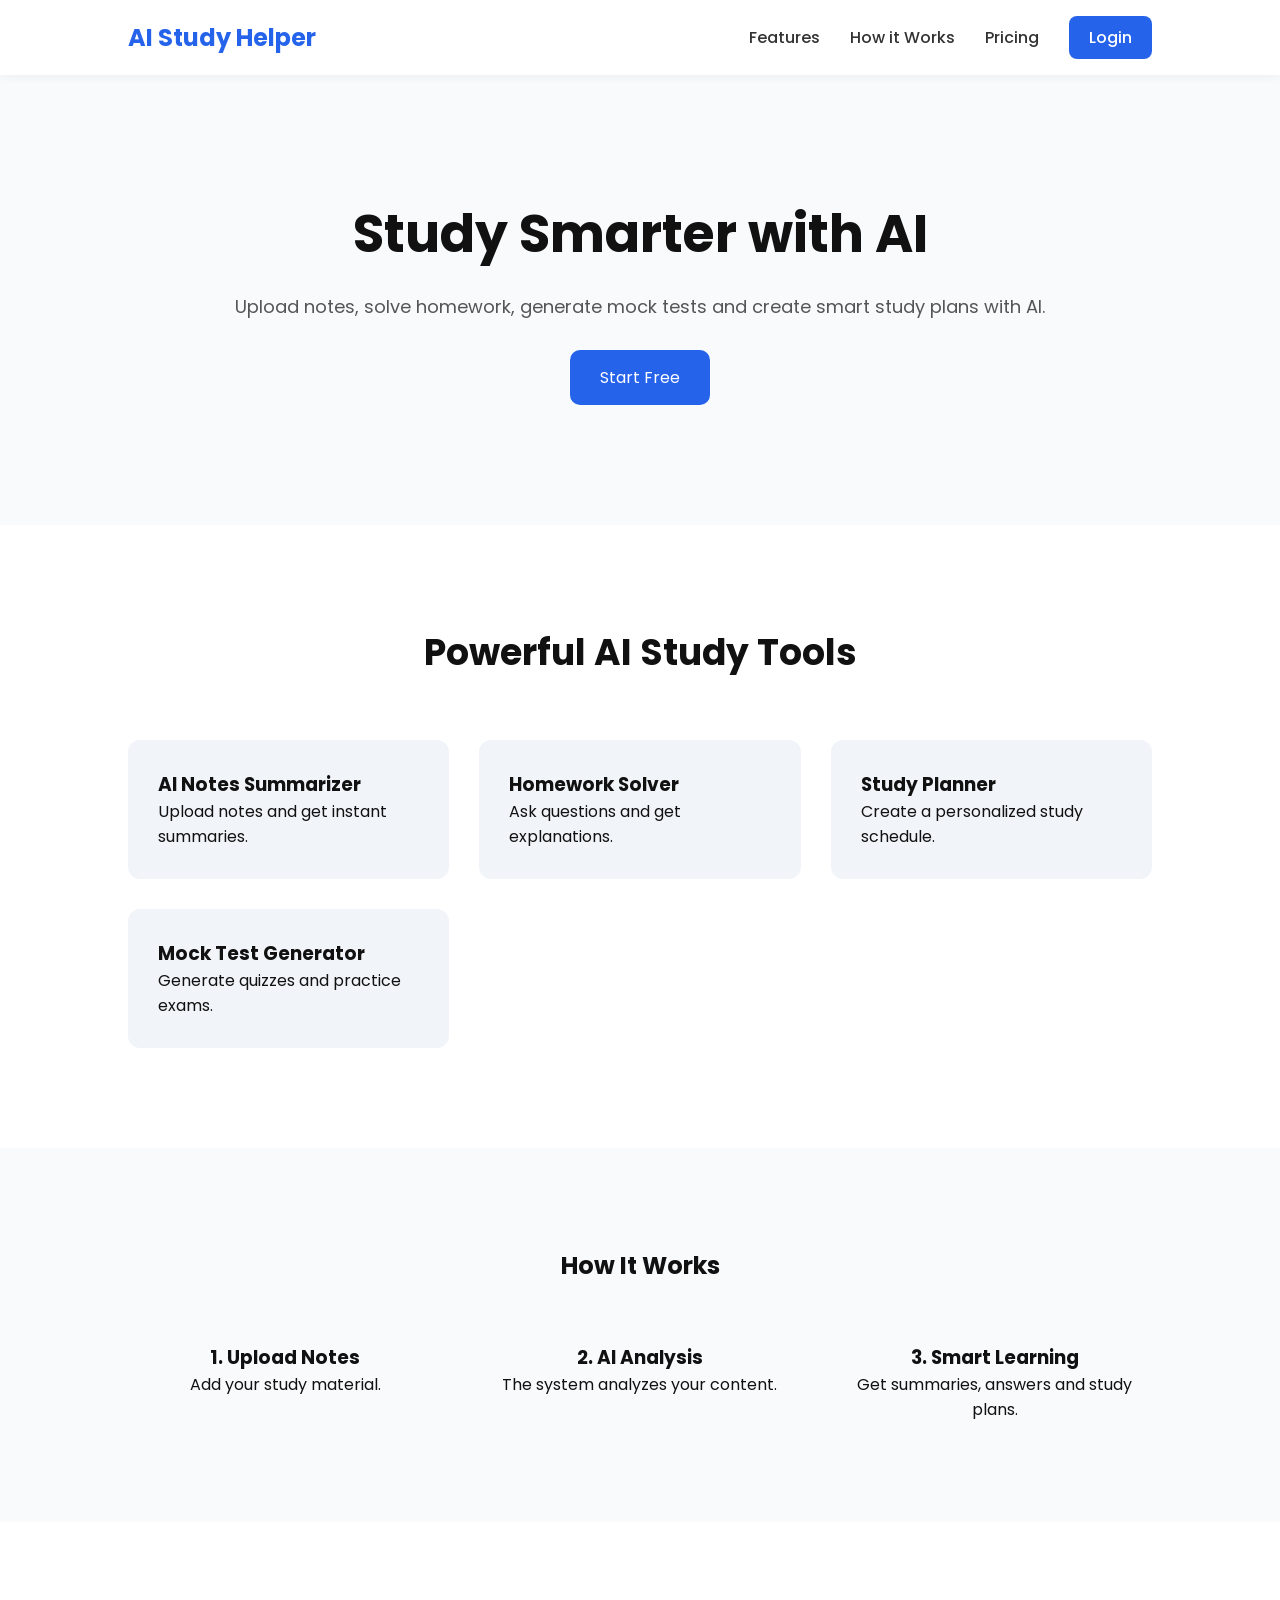
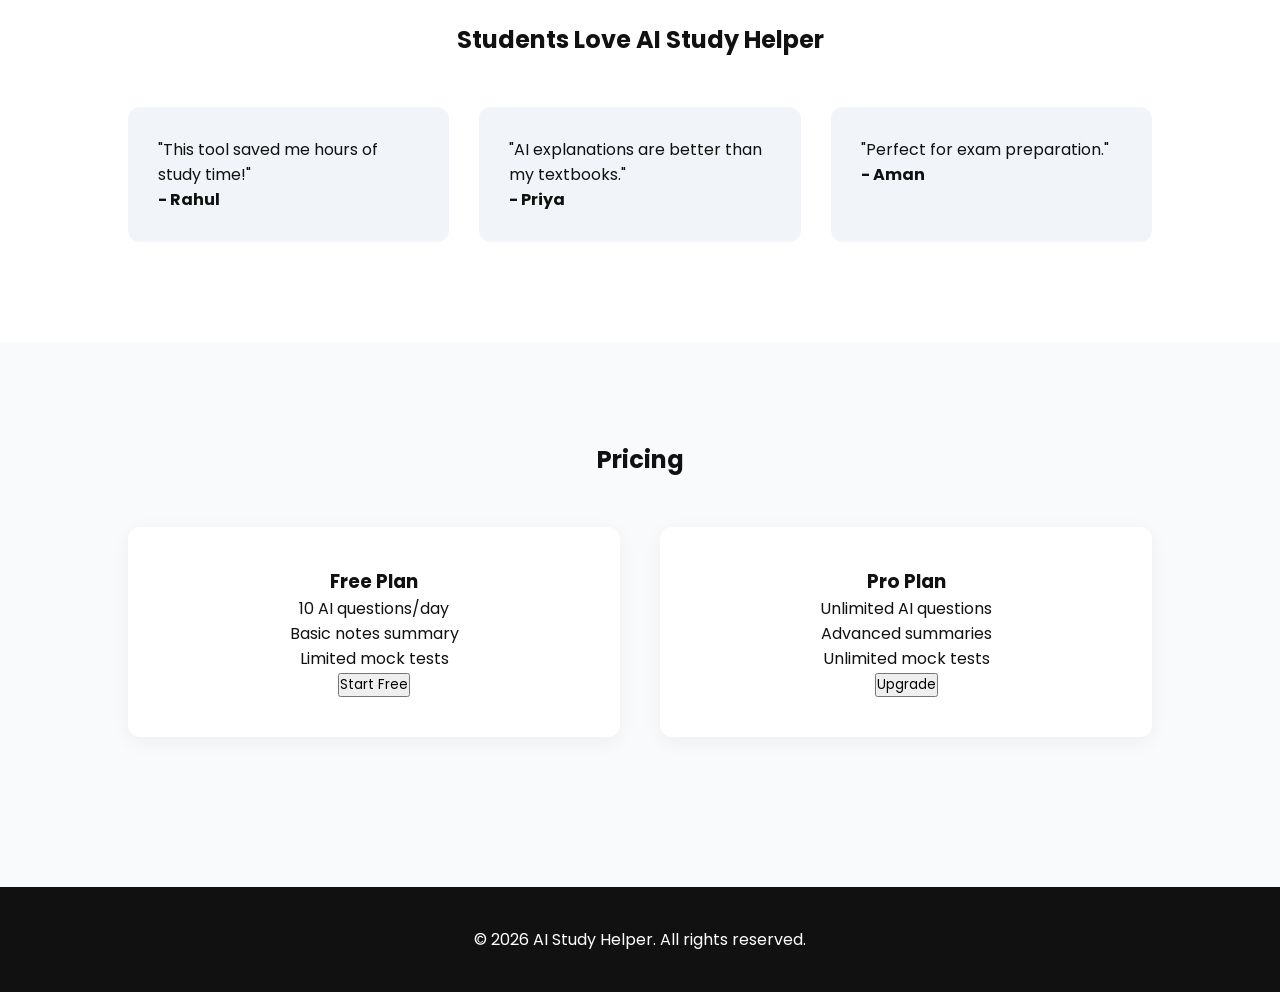
<file: index.html>
<!DOCTYPE html>
<html lang="en">
<head>
<meta charset="UTF-8">
<meta name="viewport" content="width=device-width, initial-scale=1.0">

<title>AI Study Helper</title>

<link href="https://fonts.googleapis.com/css2?family=Poppins:wght@300;400;600;700&display=swap" rel="stylesheet">

<style>

*{
margin:0;
padding:0;
box-sizing:border-box;
font-family:'Poppins',sans-serif;
}

body{
background:#f8fafc;
color:#111;
}

/* Navbar */

nav{
display:flex;
justify-content:space-between;
align-items:center;
padding:20px 10%;
background:white;
box-shadow:0 2px 10px rgba(0,0,0,0.05);
}

.logo{
font-size:24px;
font-weight:700;
color:#2563eb;
}

nav ul{
display:flex;
list-style:none;
gap:30px;
}

nav a{
text-decoration:none;
color:#333;
font-weight:500;
}

.login-btn{
padding:10px 20px;
background:#2563eb;
color:white;
border-radius:8px;
}

/* Hero */

.hero{
padding:120px 10%;
text-align:center;
}

.hero h1{
font-size:52px;
margin-bottom:20px;
}

.hero p{
font-size:18px;
color:#555;
margin-bottom:30px;
}

.hero button{
padding:15px 30px;
font-size:16px;
border:none;
background:#2563eb;
color:white;
border-radius:10px;
cursor:pointer;
}

/* Features */

.features{
padding:100px 10%;
background:white;
}

.features h2{
text-align:center;
margin-bottom:60px;
font-size:36px;
}

.feature-grid{
display:grid;
grid-template-columns:repeat(auto-fit,minmax(250px,1fr));
gap:30px;
}

.feature{
background:#f1f5f9;
padding:30px;
border-radius:12px;
}

/* Steps */

.steps{
padding:100px 10%;
}

.steps h2{
text-align:center;
margin-bottom:60px;
}

.step-grid{
display:grid;
grid-template-columns:repeat(auto-fit,minmax(200px,1fr));
gap:40px;
text-align:center;
}

/* Testimonials */

.testimonials{
background:white;
padding:100px 10%;
}

.testimonial{
background:#f1f5f9;
padding:30px;
border-radius:12px;
}

/* Pricing */

.pricing{
padding:100px 10%;
}

.price-grid{
display:grid;
grid-template-columns:repeat(auto-fit,minmax(250px,1fr));
gap:40px;
}

.price-card{
background:white;
padding:40px;
border-radius:12px;
box-shadow:0 5px 20px rgba(0,0,0,0.05);
text-align:center;
}

footer{
background:#111;
color:white;
padding:40px 10%;
text-align:center;
margin-top:50px;
}

</style>
</head>

<body>

<!-- Navbar -->

<nav>

<div class="logo">AI Study Helper</div>

<ul>

<li><a href="#features">Features</a></li>
<li><a href="#steps">How it Works</a></li>
<li><a href="#pricing">Pricing</a></li>
<li><a href="login.html" class="login-btn">Login</a></li>

</ul>

</nav>


<!-- Hero -->

<section class="hero">

<h1>Study Smarter with AI</h1>

<p>
Upload notes, solve homework, generate mock tests and create smart study plans with AI.
</p>

<button onclick="startFree()">Start Free</button>

</section>


<!-- Features -->

<section class="features" id="features">

<h2>Powerful AI Study Tools</h2>

<div class="feature-grid">

<div class="feature">
<h3>AI Notes Summarizer</h3>
<p>Upload notes and get instant summaries.</p>
</div>

<div class="feature">
<h3>Homework Solver</h3>
<p>Ask questions and get explanations.</p>
</div>

<div class="feature">
<h3>Study Planner</h3>
<p>Create a personalized study schedule.</p>
</div>

<div class="feature">
<h3>Mock Test Generator</h3>
<p>Generate quizzes and practice exams.</p>
</div>

</div>

</section>


<!-- Steps -->

<section class="steps" id="steps">

<h2>How It Works</h2>

<div class="step-grid">

<div>
<h3>1. Upload Notes</h3>
<p>Add your study material.</p>
</div>

<div>
<h3>2. AI Analysis</h3>
<p>The system analyzes your content.</p>
</div>

<div>
<h3>3. Smart Learning</h3>
<p>Get summaries, answers and study plans.</p>
</div>

</div>

</section>


<!-- Testimonials -->

<section class="testimonials">

<h2 style="text-align:center;margin-bottom:50px;">Students Love AI Study Helper</h2>

<div class="feature-grid">

<div class="testimonial">
<p>"This tool saved me hours of study time!"</p>
<strong>- Rahul</strong>
</div>

<div class="testimonial">
<p>"AI explanations are better than my textbooks."</p>
<strong>- Priya</strong>
</div>

<div class="testimonial">
<p>"Perfect for exam preparation."</p>
<strong>- Aman</strong>
</div>

</div>

</section>


<!-- Pricing -->

<section class="pricing" id="pricing">

<h2 style="text-align:center;margin-bottom:50px;">Pricing</h2>

<div class="price-grid">

<div class="price-card">

<h3>Free Plan</h3>

<p>10 AI questions/day</p>
<p>Basic notes summary</p>
<p>Limited mock tests</p>

<button onclick="startFree()">Start Free</button>

</div>

<div class="price-card">

<h3>Pro Plan</h3>

<p>Unlimited AI questions</p>
<p>Advanced summaries</p>
<p>Unlimited mock tests</p>

<button onclick="goLogin()">Upgrade</button>

</div>

</div>

</section>


<footer>

<p>© 2026 AI Study Helper. All rights reserved.</p>

</footer>


<script>

function startFree(){

window.location.href = "signup.html";

}

function goLogin(){

window.location.href = "login.html";

}

</script>

</body>
</html>
</file>
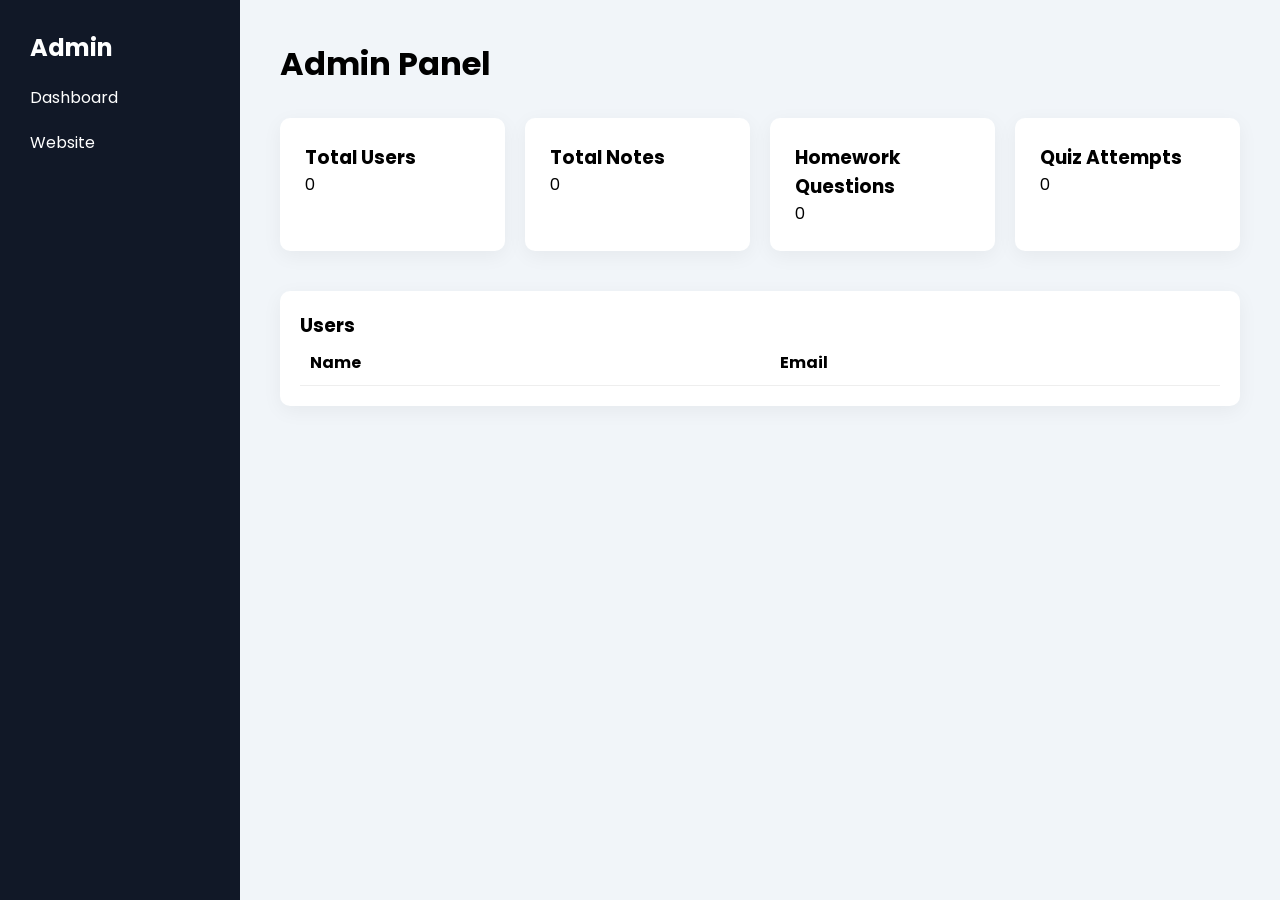
<file: admin panel.html>
<!DOCTYPE html>
<html lang="en">
<head>

<meta charset="UTF-8">
<meta name="viewport" content="width=device-width, initial-scale=1.0">

<title>Admin Panel - AI Study Helper</title>

<link href="https://fonts.googleapis.com/css2?family=Poppins:wght@300;400;600&display=swap" rel="stylesheet">

<style>

*{
margin:0;
padding:0;
box-sizing:border-box;
font-family:'Poppins',sans-serif;
}

body{
display:flex;
background:#f1f5f9;
height:100vh;
}

.sidebar{
width:240px;
background:#111827;
color:white;
padding:30px;
}

.sidebar ul{
list-style:none;
}

.sidebar li{
margin:20px 0;
}

.sidebar a{
color:white;
text-decoration:none;
}

.main{
flex:1;
padding:40px;
overflow:auto;
}

h1{
margin-bottom:30px;
}

.card-grid{
display:grid;
grid-template-columns:repeat(auto-fit,minmax(200px,1fr));
gap:20px;
margin-bottom:40px;
}

.card{
background:white;
padding:25px;
border-radius:10px;
box-shadow:0 5px 20px rgba(0,0,0,0.05);
}

.table{
background:white;
padding:20px;
border-radius:10px;
box-shadow:0 5px 20px rgba(0,0,0,0.05);
margin-bottom:30px;
}

table{
width:100%;
border-collapse:collapse;
}

th,td{
padding:10px;
border-bottom:1px solid #eee;
text-align:left;
}

</style>

</head>

<body>

<div class="sidebar">

<h2>Admin</h2>

<ul>

<li><a href="#">Dashboard</a></li>
<li><a href="index.html">Website</a></li>

</ul>

</div>


<div class="main">

<h1>Admin Panel</h1>

<div class="card-grid">

<div class="card">
<h3>Total Users</h3>
<p id="userCount">0</p>
</div>

<div class="card">
<h3>Total Notes</h3>
<p id="notesCount">0</p>
</div>

<div class="card">
<h3>Homework Questions</h3>
<p id="homeworkCount">0</p>
</div>

<div class="card">
<h3>Quiz Attempts</h3>
<p id="quizCount">0</p>
</div>

</div>


<div class="table">

<h3>Users</h3>

<table>

<thead>
<tr>
<th>Name</th>
<th>Email</th>
</tr>
</thead>

<tbody id="userTable"></tbody>

</table>

</div>


</div>


<script>

const API_URL="https://script.google.com/macros/s/AKfycbwvYz5b0hyz86tZxARb0eOdYFpxxpaZ4ODIkgQbf782iH2l70m1BGwRDlmrXXoWVQGQbg/exec";

async function loadAdmin(){

const res = await fetch(API_URL);

const db = await res.json();


document.getElementById("userCount").innerText = db.users.length;

document.getElementById("notesCount").innerText = db.notes.length;

document.getElementById("homeworkCount").innerText = db.homework.length;

document.getElementById("quizCount").innerText = db.quiz.length;


let table="";

db.users.forEach(u=>{

table += `
<tr>
<td>${u.name}</td>
<td>${u.email}</td>
</tr>
`;

});

document.getElementById("userTable").innerHTML = table;

}

window.onload = loadAdmin;

</script>

</body>
</html>
</file>
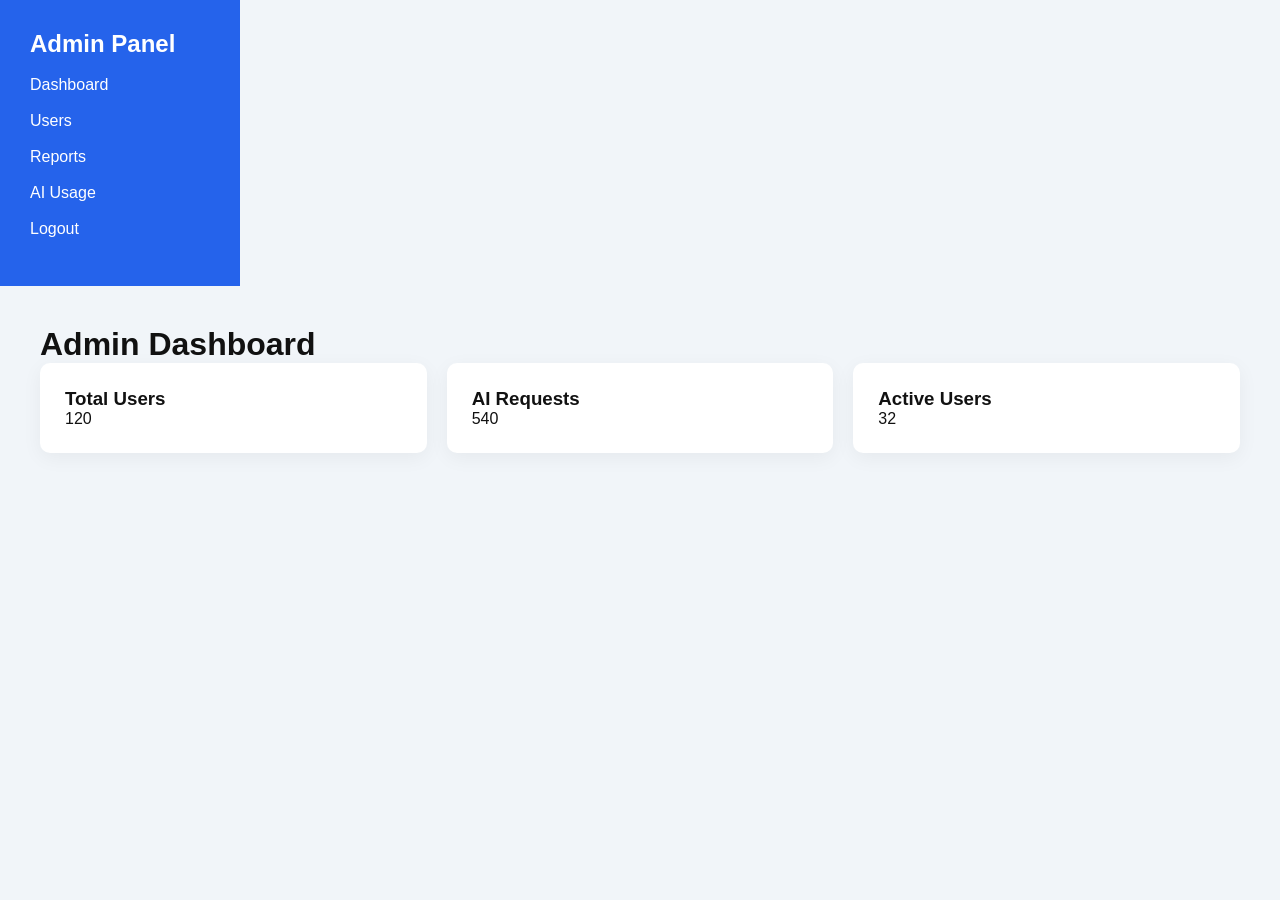
<file: admin.html>
<!DOCTYPE html>
<html lang="en">
<head>

<meta charset="UTF-8">
<meta name="viewport" content="width=device-width, initial-scale=1.0">

<title>Admin Panel - AI Study Helper</title>

<link rel="stylesheet" href="style.css">

</head>

<body>

<div class="sidebar">

<h2>Admin Panel</h2>

<ul>

<li><a href="#">Dashboard</a></li>
<li><a href="#">Users</a></li>
<li><a href="#">Reports</a></li>
<li><a href="#">AI Usage</a></li>
<li><a href="index.html">Logout</a></li>

</ul>

</div>

<div class="main">

<h1>Admin Dashboard</h1>

<div class="card-grid">

<div class="card">

<h3>Total Users</h3>
<p>120</p>

</div>

<div class="card">

<h3>AI Requests</h3>
<p>540</p>

</div>

<div class="card">

<h3>Active Users</h3>
<p>32</p>

</div>

</div>

</div>

<script src="script.js"></script>

</body>
</html>
</file>
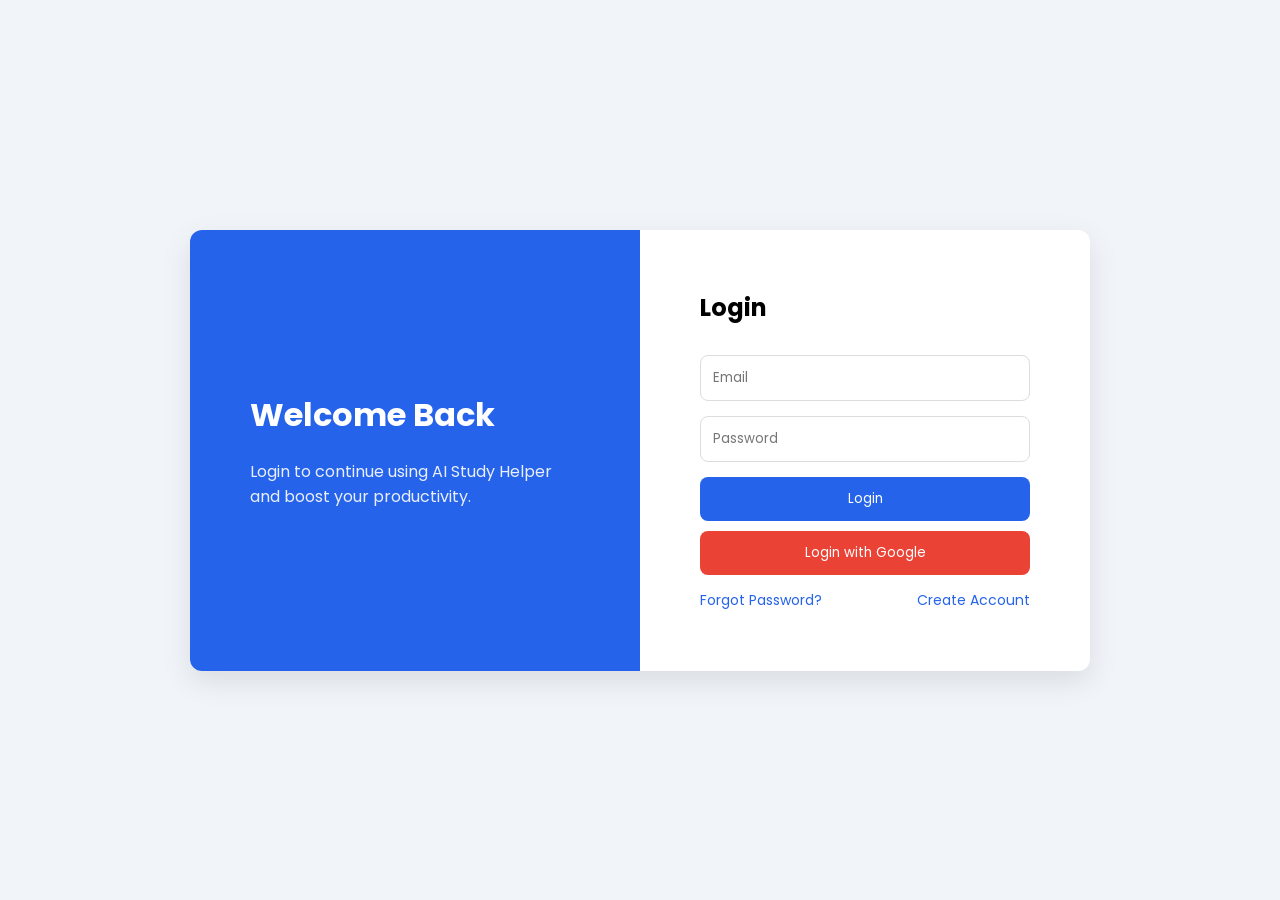
<file: dashboard.html>
<!DOCTYPE html>
<html lang="en">
<head>

<meta charset="UTF-8">
<meta name="viewport" content="width=device-width, initial-scale=1.0">

<title>Dashboard - AI Study Helper</title>

<link href="https://fonts.googleapis.com/css2?family=Poppins:wght@300;400;600&display=swap" rel="stylesheet">

<style>

*{
margin:0;
padding:0;
box-sizing:border-box;
font-family:'Poppins',sans-serif;
}

body{
display:flex;
background:#f1f5f9;
height:100vh;
}

.sidebar{
width:240px;
background:#2563eb;
color:white;
padding:30px;
}

.sidebar ul{
list-style:none;
}

.sidebar li{
margin:20px 0;
}

.sidebar a{
color:white;
text-decoration:none;
}

.main{
flex:1;
padding:40px;
}

.top{
display:flex;
justify-content:space-between;
margin-bottom:40px;
}

.card-grid{
display:grid;
grid-template-columns:repeat(auto-fit,minmax(220px,1fr));
gap:20px;
}

.card{
background:white;
padding:25px;
border-radius:10px;
box-shadow:0 5px 20px rgba(0,0,0,0.05);
}

.tools{
margin-top:40px;
}

.tool-grid{
display:grid;
grid-template-columns:repeat(auto-fit,minmax(200px,1fr));
gap:20px;
}

.tool{
background:white;
padding:30px;
border-radius:10px;
text-align:center;
cursor:pointer;
box-shadow:0 5px 20px rgba(0,0,0,0.05);
transition:0.2s;
}

.tool:hover{
transform:scale(1.05);
}

.logout-btn{
cursor:pointer;
color:#ffdddd;
}

</style>

</head>

<body>

<div class="sidebar">

<h2>AI Study</h2>

<ul>

<li><a href="#">Dashboard</a></li>
<li><a href="notes.html">Notes Summarizer</a></li>
<li><a href="homework.html">Homework Helper</a></li>
<li><a href="planner.html">Study Planner</a></li>
<li><a href="test.html">Mock Tests</a></li>
<li><a class="logout-btn" onclick="logout()">Logout</a></li>

</ul>

</div>


<div class="main">

<div class="top">

<h1>Dashboard</h1>
<p id="welcomeText"></p>

</div>


<div class="card-grid">

<div class="card">
<h3>Study Hours</h3>
<p id="studyHours"></p>
</div>

<div class="card">
<h3>Tasks Saved</h3>
<p id="taskCount"></p>
</div>

<div class="card">
<h3>Motivation</h3>
<p>Keep learning 🚀</p>
</div>

</div>


<div class="tools">

<h2 style="margin-bottom:20px;">AI Study Tools</h2>

<div class="tool-grid">

<div class="tool" onclick="openPage('notes.html')">
<h3>Notes Summarizer</h3>
<p>Upload notes and get summary</p>
</div>

<div class="tool" onclick="openPage('homework.html')">
<h3>Homework Helper</h3>
<p>Ask AI questions</p>
</div>

<div class="tool" onclick="openPage('planner.html')">
<h3>Study Planner</h3>
<p>Create study schedule</p>
</div>

<div class="tool" onclick="openPage('test.html')">
<h3>Mock Test</h3>
<p>Generate quizzes</p>
</div>

</div>

</div>

</div>


<script>

function openPage(page){
window.location.href = page;
}

function logout(){
localStorage.removeItem("currentUser");
window.location.href="login.html";
}

function loadDashboard(){

let user = JSON.parse(localStorage.getItem("currentUser"));

if(!user){
window.location.href="login.html";
return;
}

document.getElementById("welcomeText").innerText = "Welcome " + user.name + " 👋";

let tasks = JSON.parse(localStorage.getItem("tasks")) || [];

document.getElementById("taskCount").innerText = tasks.length + " tasks";

let hours = Math.floor(Math.random()*4)+1;

document.getElementById("studyHours").innerText = hours + " hours today";

}

window.onload = loadDashboard;

</script>

</body>
</html>
</file>
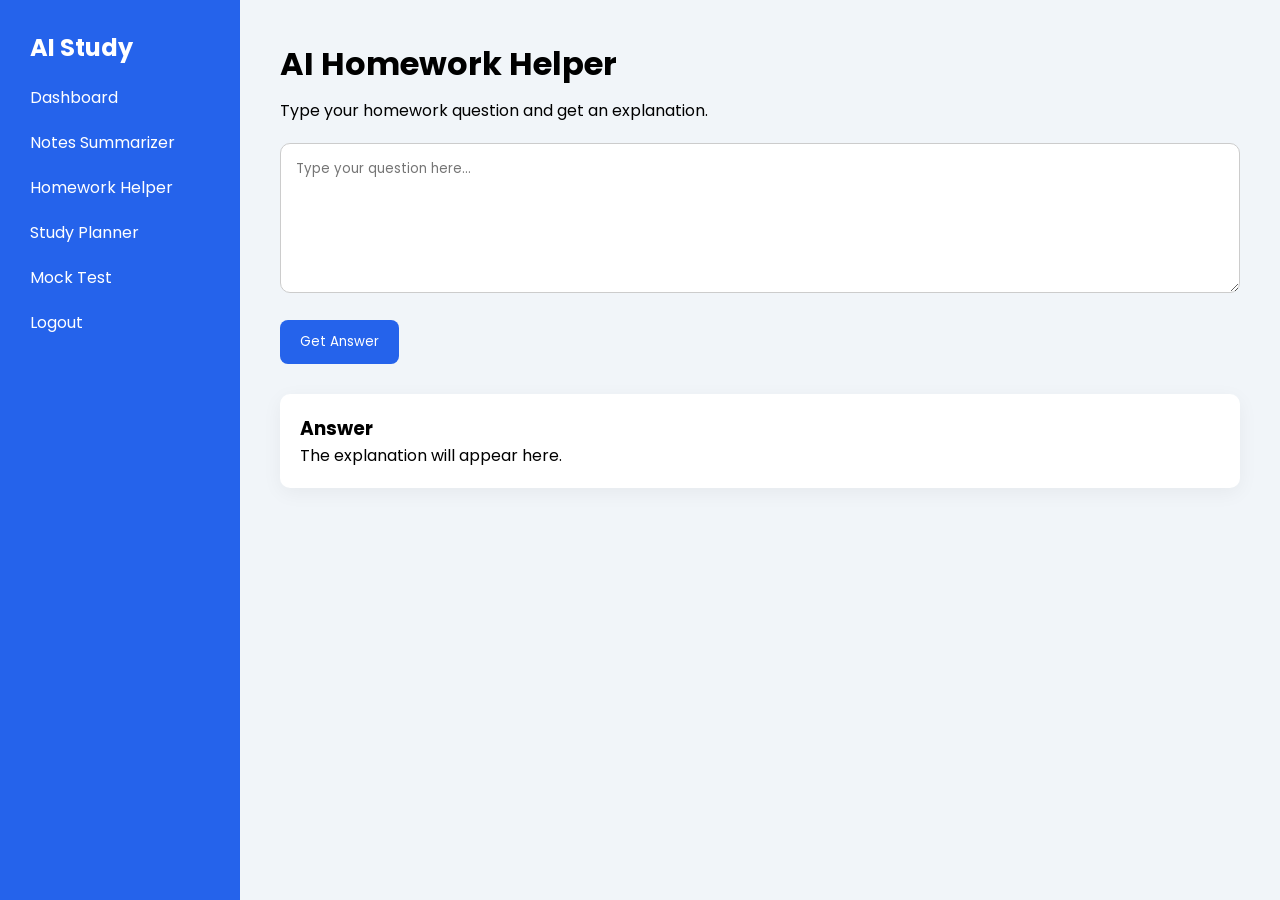
<file: homework.html>
<!DOCTYPE html>
<html lang="en">
<head>

<meta charset="UTF-8">
<meta name="viewport" content="width=device-width, initial-scale=1.0">

<title>Homework Helper - AI Study Helper</title>

<link href="https://fonts.googleapis.com/css2?family=Poppins:wght@300;400;600&display=swap" rel="stylesheet">

<style>

*{
margin:0;
padding:0;
box-sizing:border-box;
font-family:'Poppins',sans-serif;
}

body{
display:flex;
height:100vh;
background:#f1f5f9;
}

.sidebar{
width:240px;
background:#2563eb;
color:white;
padding:30px;
}

.sidebar ul{
list-style:none;
}

.sidebar li{
margin:20px 0;
}

.sidebar a{
color:white;
text-decoration:none;
}

.main{
flex:1;
padding:40px;
}

textarea{
width:100%;
height:150px;
padding:15px;
border-radius:10px;
border:1px solid #ccc;
margin-bottom:20px;
}

button{
padding:12px 20px;
border:none;
background:#2563eb;
color:white;
border-radius:8px;
cursor:pointer;
}

.answer-box{
margin-top:30px;
background:white;
padding:20px;
border-radius:10px;
box-shadow:0 5px 20px rgba(0,0,0,0.05);
}

</style>

</head>

<body>

<div class="sidebar">

<h2>AI Study</h2>

<ul>
<li><a href="dashboard.html">Dashboard</a></li>
<li><a href="notes.html">Notes Summarizer</a></li>
<li><a href="#">Homework Helper</a></li>
<li><a href="planner.html">Study Planner</a></li>
<li><a href="test.html">Mock Test</a></li>
<li><a href="index.html">Logout</a></li>
</ul>

</div>


<div class="main">

<h1>AI Homework Helper</h1>

<p style="margin:10px 0 20px 0;">
Type your homework question and get an explanation.
</p>

<textarea id="questionInput" placeholder="Type your question here..."></textarea>

<button onclick="getAnswer()">Get Answer</button>

<div class="answer-box">

<h3>Answer</h3>

<p id="answerOutput">
The explanation will appear here.
</p>

</div>

</div>


<script>

const API_URL="https://script.google.com/macros/s/AKfycbwZsTGdy1IWWjeG6bMPg_W5EgCGFh65RHywDN02I5eQd5z7DsHcqORnXVSKcb2DDoBrGQ/exec";

async function getAnswer(){

const question=document.getElementById("questionInput").value.trim();

if(!question){
alert("Please enter a question");
return;
}

document.getElementById("answerOutput").innerText="🤖 AI thinking...";

try{

const url = API_URL + "?type=ai&prompt=" + encodeURIComponent(question);

const response = await fetch(url);

const data = await response.json();

if(data.answer){

document.getElementById("answerOutput").innerText=data.answer;

}else{

document.getElementById("answerOutput").innerText="AI did not respond.";

}

}catch(err){

console.log(err);

document.getElementById("answerOutput").innerText="⚠️ Error connecting to AI API";

}

}

</script>

</body>
</html>
</file>
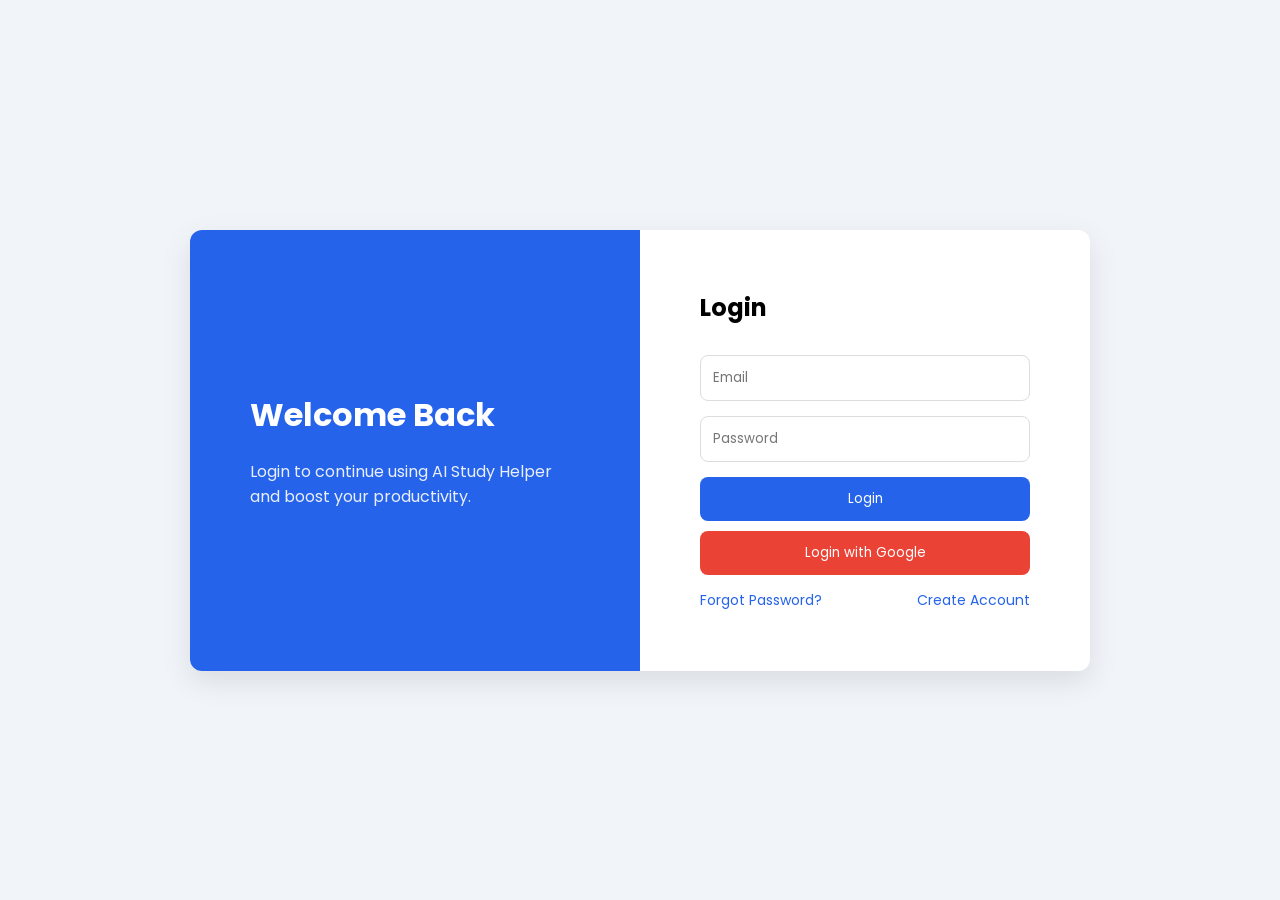
<file: login.html>
<!DOCTYPE html>
<html lang="en">
<head>
<meta charset="UTF-8">
<meta name="viewport" content="width=device-width, initial-scale=1.0">

<title>Login - AI Study Helper</title>

<link href="https://fonts.googleapis.com/css2?family=Poppins:wght@300;400;600&display=swap" rel="stylesheet">

<style>

*{
margin:0;
padding:0;
box-sizing:border-box;
font-family:'Poppins',sans-serif;
}

body{
height:100vh;
display:flex;
justify-content:center;
align-items:center;
background:#f1f5f9;
}

.container{
display:flex;
width:900px;
background:white;
border-radius:12px;
overflow:hidden;
box-shadow:0 10px 30px rgba(0,0,0,0.1);
}

.left{
flex:1;
background:#2563eb;
color:white;
padding:60px;
display:flex;
flex-direction:column;
justify-content:center;
}

.left h1{
font-size:32px;
margin-bottom:20px;
}

.left p{
opacity:0.9;
}

.right{
flex:1;
padding:60px;
}

.right h2{
margin-bottom:30px;
}

input{
width:100%;
padding:12px;
margin-bottom:15px;
border-radius:8px;
border:1px solid #ddd;
}

button{
width:100%;
padding:12px;
border:none;
background:#2563eb;
color:white;
border-radius:8px;
cursor:pointer;
}

.google{
margin-top:10px;
background:#ea4335;
}

.links{
margin-top:15px;
font-size:14px;
display:flex;
justify-content:space-between;
}

.links a{
text-decoration:none;
color:#2563eb;
}

</style>

</head>

<body>

<div class="container">

<div class="left">

<h1>Welcome Back</h1>

<p>
Login to continue using AI Study Helper and boost your productivity.
</p>

</div>


<div class="right">

<h2>Login</h2>

<form onsubmit="return false;">

<input type="email" id="email" placeholder="Email">

<input type="password" id="password" placeholder="Password">

<button type="button" onclick="loginUser()">Login</button>

<button type="button" class="google">Login with Google</button>

</form>

<div class="links">

<a href="#">Forgot Password?</a>

<a href="signup.html">Create Account</a>

</div>

</div>

</div>


<script>

const API_URL="https://script.google.com/macros/s/AKfycbwvYz5b0hyz86tZxARb0eOdYFpxxpaZ4ODIkgQbf782iH2l70m1BGwRDlmrXXoWVQGQbg/exec";

async function loginUser(){

let email=document.getElementById("email").value;
let password=document.getElementById("password").value;

if(email===""||password===""){
alert("Please enter email and password");
return;
}

const res=await fetch(API_URL);
const db=await res.json();

const user=db.users.find(u=>u.email===email && u.password===password);

if(user){

localStorage.setItem("currentUser",JSON.stringify(user));

alert("Login successful");

window.location.href="dashboard.html";

}
else{

alert("Invalid email or password");

}

}

</script>

</body>
</html>
</file>
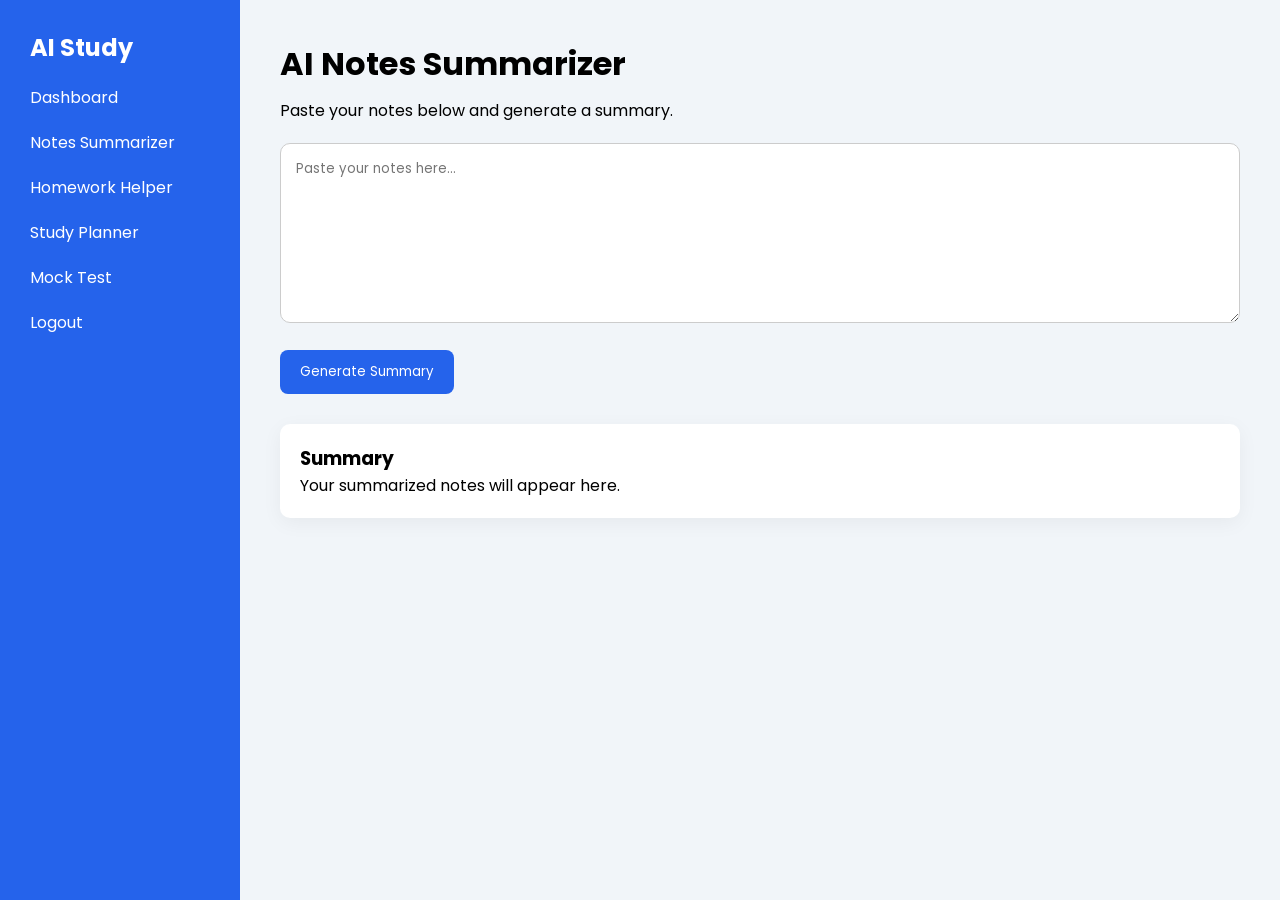
<file: notes.html>
<!DOCTYPE html>
<html lang="en">
<head>

<meta charset="UTF-8">
<meta name="viewport" content="width=device-width, initial-scale=1.0">

<title>Notes Summarizer - AI Study Helper</title>

<link href="https://fonts.googleapis.com/css2?family=Poppins:wght@300;400;600&display=swap" rel="stylesheet">

<style>

*{
margin:0;
padding:0;
box-sizing:border-box;
font-family:'Poppins',sans-serif;
}

body{
display:flex;
height:100vh;
background:#f1f5f9;
}

.sidebar{
width:240px;
background:#2563eb;
color:white;
padding:30px;
}

.sidebar ul{
list-style:none;
}

.sidebar li{
margin:20px 0;
}

.sidebar a{
color:white;
text-decoration:none;
}

.main{
flex:1;
padding:40px;
}

textarea{
width:100%;
height:180px;
padding:15px;
border-radius:10px;
border:1px solid #ccc;
margin-bottom:20px;
}

button{
padding:12px 20px;
border:none;
background:#2563eb;
color:white;
border-radius:8px;
cursor:pointer;
}

.summary-box{
margin-top:30px;
background:white;
padding:20px;
border-radius:10px;
box-shadow:0 5px 20px rgba(0,0,0,0.05);
}

</style>

</head>

<body>

<div class="sidebar">

<h2>AI Study</h2>

<ul>

<li><a href="dashboard.html">Dashboard</a></li>
<li><a href="#">Notes Summarizer</a></li>
<li><a href="homework.html">Homework Helper</a></li>
<li><a href="planner.html">Study Planner</a></li>
<li><a href="test.html">Mock Test</a></li>
<li><a href="index.html">Logout</a></li>

</ul>

</div>


<div class="main">

<h1>AI Notes Summarizer</h1>

<p style="margin:10px 0 20px 0;">
Paste your notes below and generate a summary.
</p>

<textarea id="notesInput" placeholder="Paste your notes here..."></textarea>

<button onclick="summarizeNotes()">Generate Summary</button>

<div class="summary-box">

<h3>Summary</h3>

<p id="summaryOutput">
Your summarized notes will appear here.
</p>

</div>

</div>


<script>

const API_URL="https://script.google.com/macros/s/AKfycbwvYz5b0hyz86tZxARb0eOdYFpxxpaZ4ODIkgQbf782iH2l70m1BGwRDlmrXXoWVQGQbg/exec";

function summarizeNotes(){

let text = document.getElementById("notesInput").value;

if(text === ""){
alert("Please enter notes");
return;
}

let sentences = text.split(".");
let summary = sentences.slice(0,2).join(".") + ".";

document.getElementById("summaryOutput").innerText = summary;

saveNotesToDrive(text,summary);

}

function saveNotesToDrive(original,summary){

let user=JSON.parse(localStorage.getItem("currentUser"));

fetch(API_URL,{
method:"POST",
body:JSON.stringify({

type:"notes",

data:{
user:user ? user.email : "guest",
original:original,
summary:summary
}

})

});

}

</script>

</body>
</html>
</file>
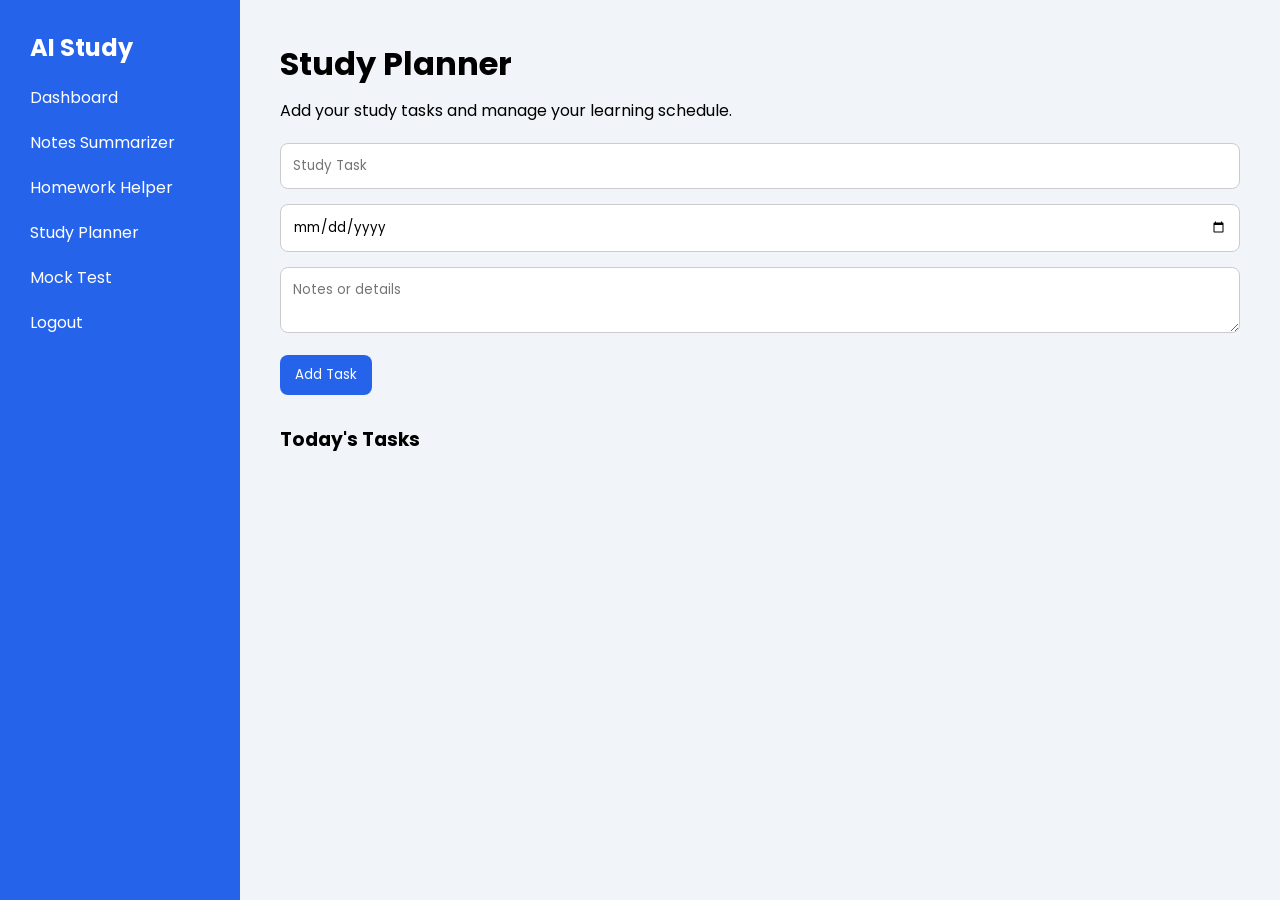
<file: planner.html>
<!DOCTYPE html>
<html lang="en">
<head>

<meta charset="UTF-8">
<meta name="viewport" content="width=device-width, initial-scale=1.0">

<title>Study Planner - AI Study Helper</title>

<link href="https://fonts.googleapis.com/css2?family=Poppins:wght@300;400;600&display=swap" rel="stylesheet">

<style>

*{
margin:0;
padding:0;
box-sizing:border-box;
font-family:'Poppins',sans-serif;
}

body{
display:flex;
height:100vh;
background:#f1f5f9;
}

.sidebar{
width:240px;
background:#2563eb;
color:white;
padding:30px;
}

.sidebar ul{
list-style:none;
}

.sidebar li{
margin:20px 0;
}

.sidebar a{
color:white;
text-decoration:none;
}

.main{
flex:1;
padding:40px;
}

input, textarea{
width:100%;
padding:12px;
margin-bottom:15px;
border-radius:8px;
border:1px solid #ccc;
}

button{
padding:10px 15px;
border:none;
background:#2563eb;
color:white;
border-radius:8px;
cursor:pointer;
}

.task-list{
margin-top:30px;
}

.task{
background:white;
padding:15px;
border-radius:8px;
margin-bottom:10px;
box-shadow:0 5px 15px rgba(0,0,0,0.05);
display:flex;
justify-content:space-between;
align-items:center;
}

.task.done{
text-decoration:line-through;
opacity:0.6;
}

.task button{
margin-left:8px;
padding:6px 10px;
font-size:12px;
}

</style>

</head>

<body>

<div class="sidebar">

<h2>AI Study</h2>

<ul>

<li><a href="dashboard.html">Dashboard</a></li>
<li><a href="notes.html">Notes Summarizer</a></li>
<li><a href="homework.html">Homework Helper</a></li>
<li><a href="#">Study Planner</a></li>
<li><a href="test.html">Mock Test</a></li>
<li><a href="index.html">Logout</a></li>

</ul>

</div>


<div class="main">

<h1>Study Planner</h1>

<p style="margin:10px 0 20px 0;">
Add your study tasks and manage your learning schedule.
</p>

<input id="taskInput" type="text" placeholder="Study Task">

<input id="dateInput" type="date">

<textarea id="noteInput" placeholder="Notes or details"></textarea>

<button onclick="addTask()">Add Task</button>

<div class="task-list">

<h3 style="margin-bottom:15px;">Today's Tasks</h3>

<div id="taskList"></div>

</div>

</div>


<script>

const API_URL="https://script.google.com/macros/s/AKfycbwvYz5b0hyz86tZxARb0eOdYFpxxpaZ4ODIkgQbf782iH2l70m1BGwRDlmrXXoWVQGQbg/exec";


function loadTasks(){

let tasks = JSON.parse(localStorage.getItem("tasks")) || [];

let list = document.getElementById("taskList");

list.innerHTML="";

tasks.forEach((task,index)=>{

let div = document.createElement("div");

div.className="task";

div.innerHTML=`
<span>${task.text} - ${task.date}</span>

<div>
<button onclick="completeTask(${index})">✔</button>
<button onclick="deleteTask(${index})">✖</button>
</div>
`;

if(task.done){

div.classList.add("done");

}

list.appendChild(div);

});

}


function addTask(){

let text=document.getElementById("taskInput").value;
let date=document.getElementById("dateInput").value;

if(text===""){
alert("Enter a task");
return;
}

let tasks=JSON.parse(localStorage.getItem("tasks"))||[];

let newTask={
text:text,
date:date,
done:false
};

tasks.push(newTask);

localStorage.setItem("tasks",JSON.stringify(tasks));

saveTaskToDrive(newTask);

document.getElementById("taskInput").value="";

loadTasks();

}


function saveTaskToDrive(task){

let user=JSON.parse(localStorage.getItem("currentUser"));

fetch(API_URL,{

method:"POST",

body:JSON.stringify({

type:"planner",

data:{
user:user ? user.email : "guest",
task:task.text,
date:task.date
}

})

});

}


function deleteTask(index){

let tasks=JSON.parse(localStorage.getItem("tasks"));

tasks.splice(index,1);

localStorage.setItem("tasks",JSON.stringify(tasks));

loadTasks();

}


function completeTask(index){

let tasks=JSON.parse(localStorage.getItem("tasks"));

tasks[index].done=!tasks[index].done;

localStorage.setItem("tasks",JSON.stringify(tasks));

loadTasks();

}

window.onload=loadTasks;

</script>

</body>
</html>
</file>
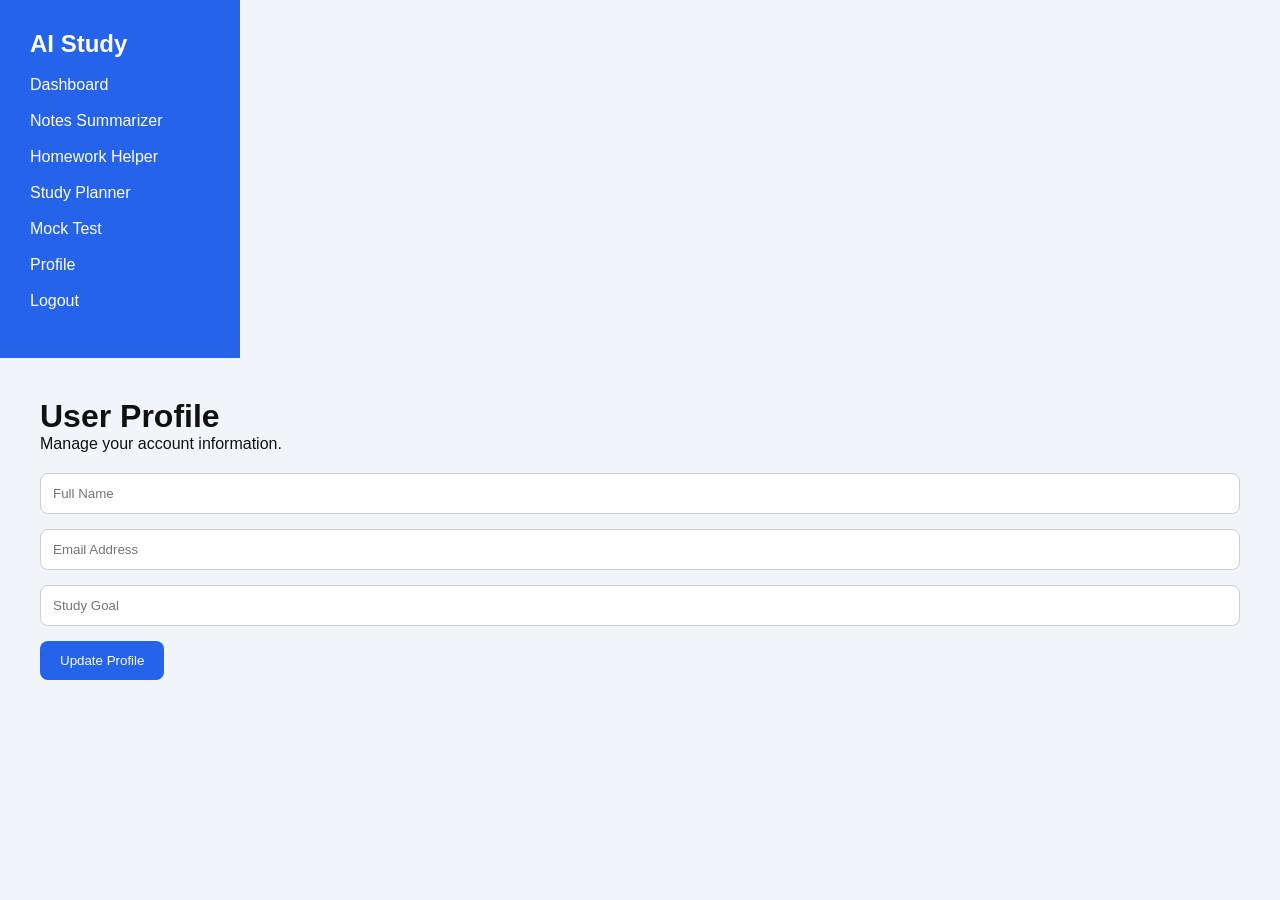
<file: profile.html>
<!DOCTYPE html>
<html lang="en">
<head>

<meta charset="UTF-8">
<meta name="viewport" content="width=device-width, initial-scale=1.0">

<title>Profile - AI Study Helper</title>

<link rel="stylesheet" href="style.css">

</head>

<body>

<div class="sidebar">

<h2>AI Study</h2>

<ul>

<li><a href="dashboard.html">Dashboard</a></li>
<li><a href="notes.html">Notes Summarizer</a></li>
<li><a href="homework.html">Homework Helper</a></li>
<li><a href="planner.html">Study Planner</a></li>
<li><a href="test.html">Mock Test</a></li>
<li><a href="#">Profile</a></li>
<li><a href="index.html">Logout</a></li>

</ul>

</div>

<div class="main">

<h1>User Profile</h1>

<p style="margin-bottom:20px;">Manage your account information.</p>

<input type="text" placeholder="Full Name">

<input type="email" placeholder="Email Address">

<input type="text" placeholder="Study Goal">

<button>Update Profile</button>

</div>

<script src="script.js"></script>

</body>
</html>
</file>
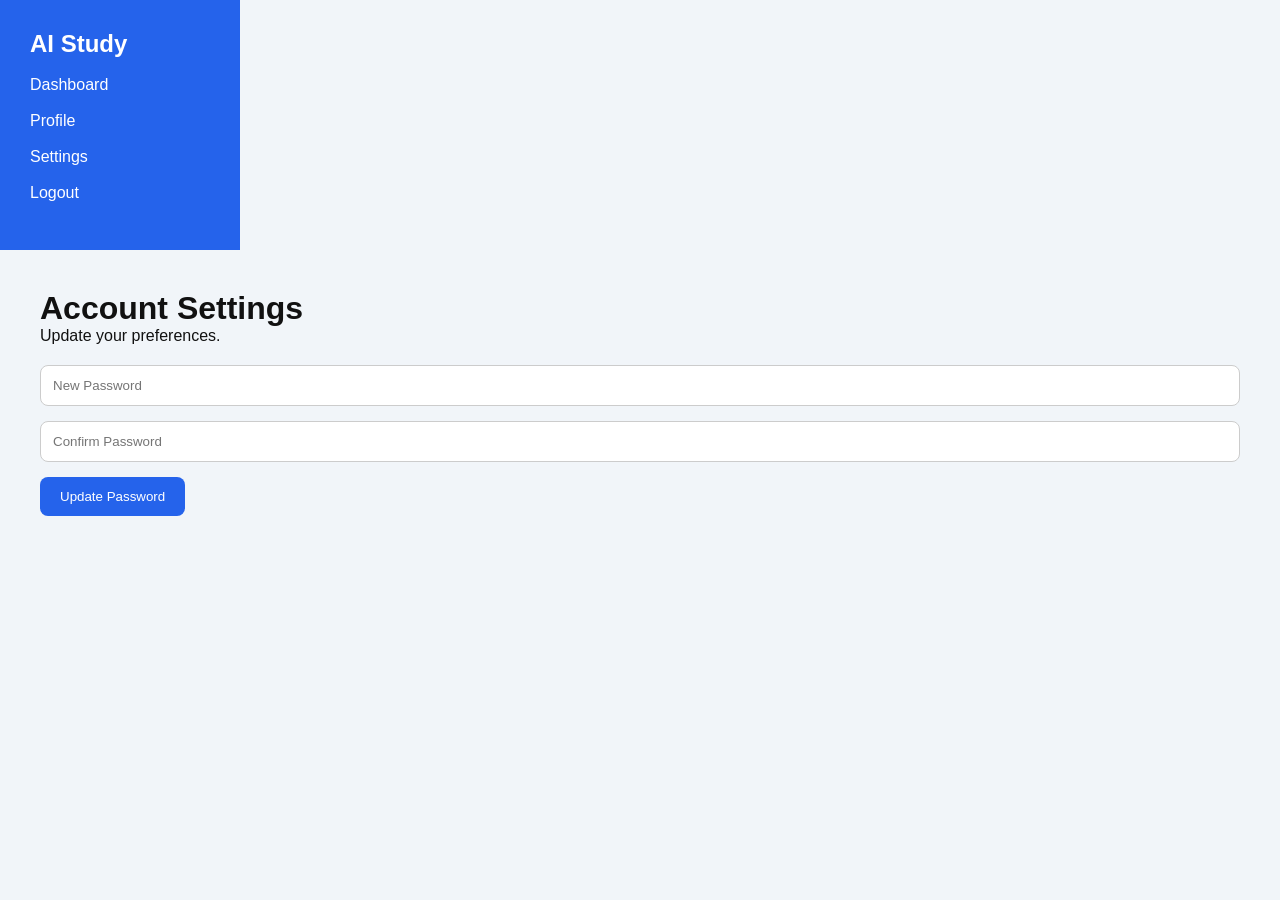
<file: settings.html>
<!DOCTYPE html>
<html lang="en">
<head>

<meta charset="UTF-8">
<meta name="viewport" content="width=device-width, initial-scale=1.0">

<title>Settings - AI Study Helper</title>

<link rel="stylesheet" href="style.css">

</head>

<body>

<div class="sidebar">

<h2>AI Study</h2>

<ul>

<li><a href="dashboard.html">Dashboard</a></li>
<li><a href="profile.html">Profile</a></li>
<li><a href="#">Settings</a></li>
<li><a href="index.html">Logout</a></li>

</ul>

</div>

<div class="main">

<h1>Account Settings</h1>

<p style="margin-bottom:20px;">Update your preferences.</p>

<input type="password" placeholder="New Password">

<input type="password" placeholder="Confirm Password">

<button>Update Password</button>

</div>

<script src="script.js"></script>

</body>
</html>
</file>
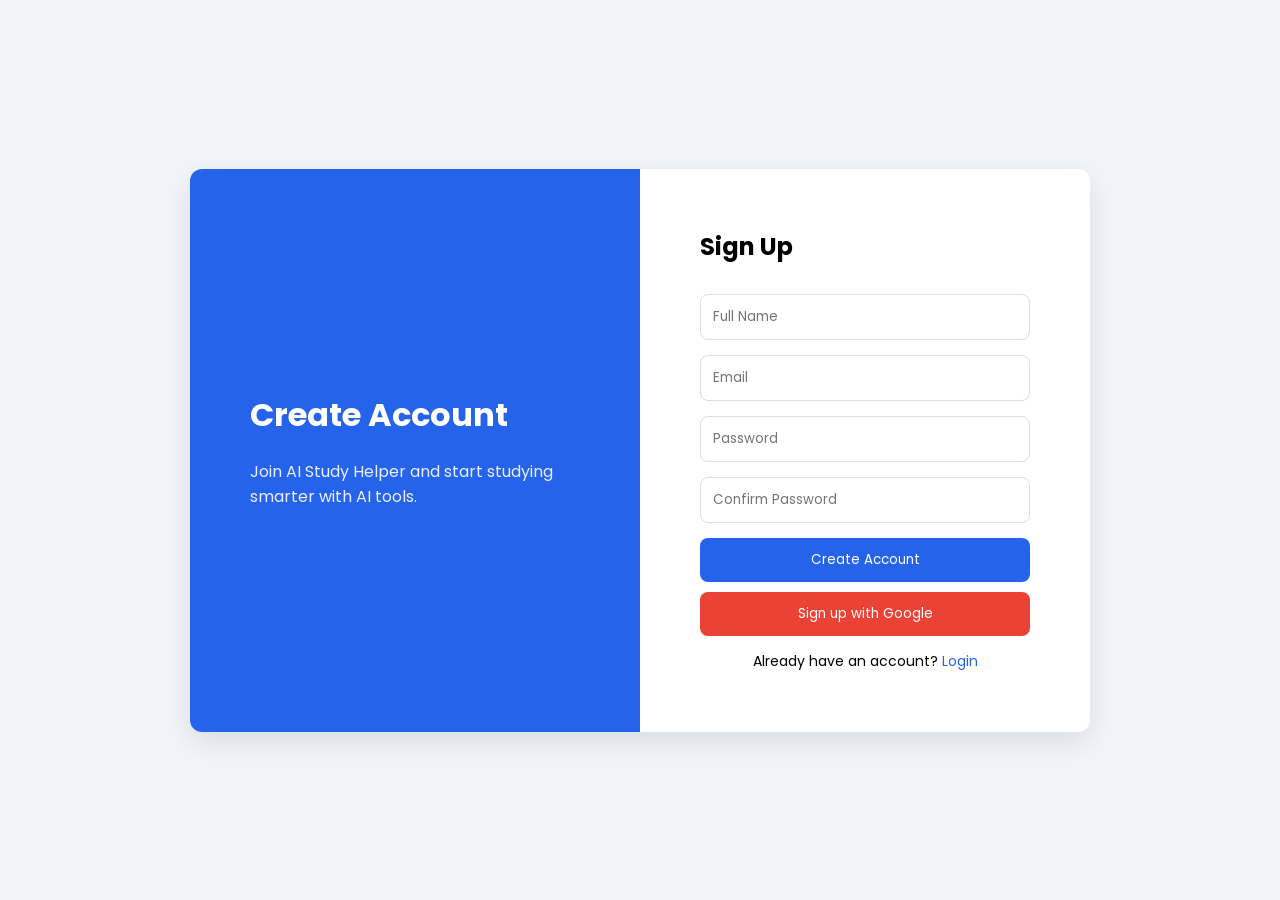
<file: signup.html>
<!DOCTYPE html>
<html lang="en">
<head>
<meta charset="UTF-8">
<meta name="viewport" content="width=device-width, initial-scale=1.0">

<title>Signup - AI Study Helper</title>

<link href="https://fonts.googleapis.com/css2?family=Poppins:wght@300;400;600&display=swap" rel="stylesheet">

<style>

*{
margin:0;
padding:0;
box-sizing:border-box;
font-family:'Poppins',sans-serif;
}

body{
height:100vh;
display:flex;
justify-content:center;
align-items:center;
background:#f1f5f9;
}

.container{
display:flex;
width:900px;
background:white;
border-radius:12px;
overflow:hidden;
box-shadow:0 10px 30px rgba(0,0,0,0.1);
}

.left{
flex:1;
background:#2563eb;
color:white;
padding:60px;
display:flex;
flex-direction:column;
justify-content:center;
}

.left h1{
font-size:32px;
margin-bottom:20px;
}

.left p{
opacity:0.9;
}

.right{
flex:1;
padding:60px;
}

.right h2{
margin-bottom:30px;
}

input{
width:100%;
padding:12px;
margin-bottom:15px;
border-radius:8px;
border:1px solid #ddd;
}

button{
width:100%;
padding:12px;
border:none;
background:#2563eb;
color:white;
border-radius:8px;
cursor:pointer;
}

.google{
margin-top:10px;
background:#ea4335;
}

.links{
margin-top:15px;
font-size:14px;
text-align:center;
}

.links a{
text-decoration:none;
color:#2563eb;
}

</style>

</head>

<body>

<div class="container">

<div class="left">

<h1>Create Account</h1>

<p>
Join AI Study Helper and start studying smarter with AI tools.
</p>

</div>


<div class="right">

<h2>Sign Up</h2>

<form onsubmit="return false;">

<input type="text" id="name" placeholder="Full Name">

<input type="email" id="email" placeholder="Email">

<input type="password" id="password" placeholder="Password">

<input type="password" id="confirm" placeholder="Confirm Password">

<button type="button" onclick="registerUser()">Create Account</button>

<button type="button" class="google">Sign up with Google</button>

</form>

<div class="links">

<p>Already have an account? <a href="login.html">Login</a></p>

</div>

</div>

</div>


<script>

const API_URL="https://script.google.com/macros/s/AKfycbwvYz5b0hyz86tZxARb0eOdYFpxxpaZ4ODIkgQbf782iH2l70m1BGwRDlmrXXoWVQGQbg/exec";

function registerUser(){

let name=document.getElementById("name").value;
let email=document.getElementById("email").value;
let password=document.getElementById("password").value;
let confirm=document.getElementById("confirm").value;

if(name===""||email===""||password===""){
alert("Please fill all fields");
return;
}

if(password!==confirm){
alert("Passwords do not match");
return;
}

fetch(API_URL,{
method:"POST",
body:JSON.stringify({

type:"register",

data:{
name:name,
email:email,
password:password
}

})

})
.then(res=>res.json())
.then(data=>{

alert("Account created successfully");

window.location.href="login.html";

});

}

</script>

</body>
</html>
</file>
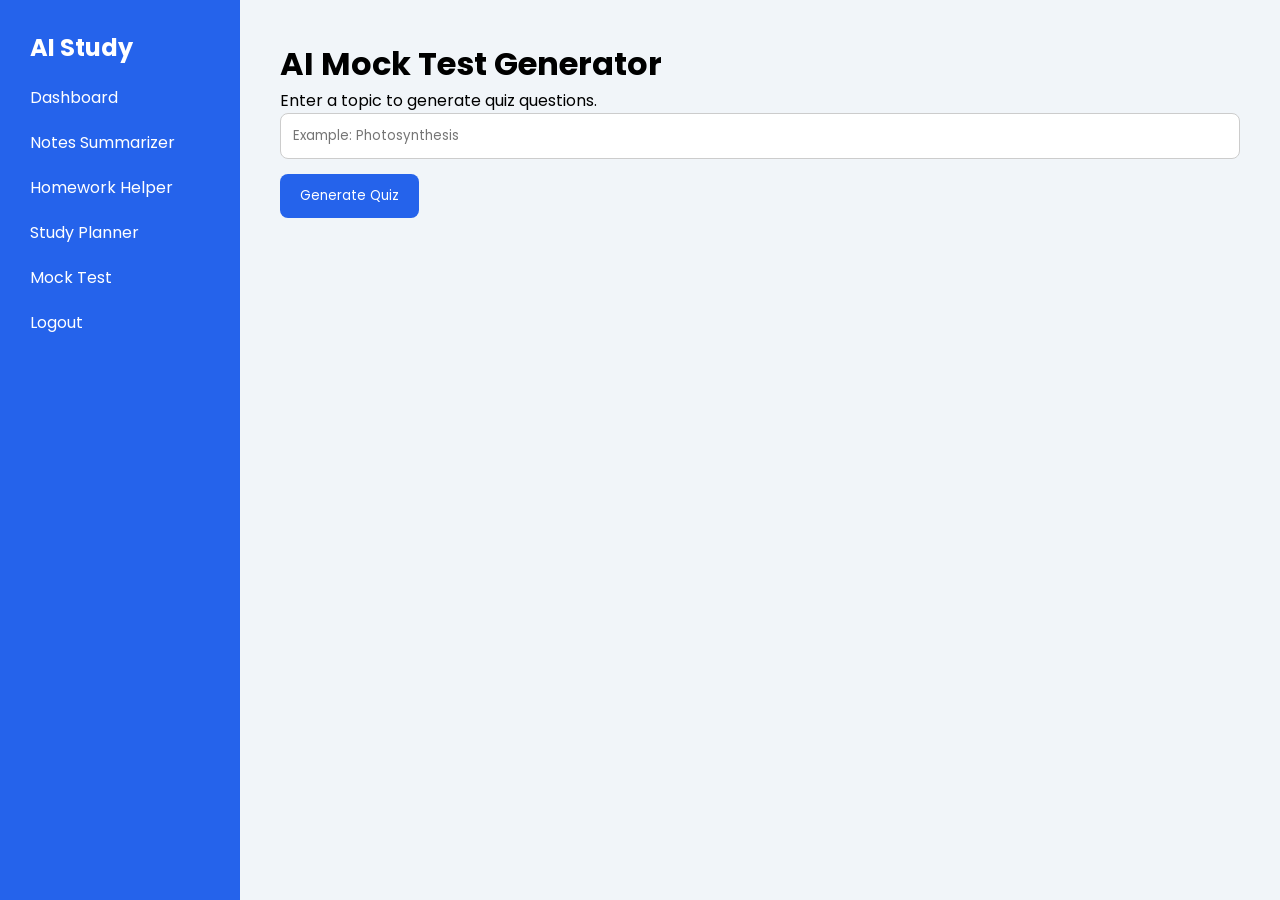
<file: test.html>
<!DOCTYPE html>
<html lang="en">
<head>

<meta charset="UTF-8">
<meta name="viewport" content="width=device-width, initial-scale=1.0">

<title>AI Mock Test - AI Study Helper</title>

<link href="https://fonts.googleapis.com/css2?family=Poppins:wght@300;400;600&display=swap" rel="stylesheet">

<style>

*{
margin:0;
padding:0;
box-sizing:border-box;
font-family:'Poppins',sans-serif;
}

body{
display:flex;
height:100vh;
background:#f1f5f9;
}

.sidebar{
width:240px;
background:#2563eb;
color:white;
padding:30px;
}

.sidebar ul{
list-style:none;
}

.sidebar li{
margin:20px 0;
}

.sidebar a{
color:white;
text-decoration:none;
}

.main{
flex:1;
padding:40px;
}

input{
width:100%;
padding:12px;
border-radius:8px;
border:1px solid #ccc;
margin-bottom:15px;
}

button{
padding:12px 20px;
border:none;
background:#2563eb;
color:white;
border-radius:8px;
cursor:pointer;
}

.quiz-box{
margin-top:30px;
background:white;
padding:20px;
border-radius:10px;
box-shadow:0 5px 20px rgba(0,0,0,0.05);
}

.option{
margin:10px 0;
}

.result{
margin-top:20px;
font-weight:bold;
font-size:18px;
}

</style>

</head>

<body>

<div class="sidebar">

<h2>AI Study</h2>

<ul>
<li><a href="dashboard.html">Dashboard</a></li>
<li><a href="notes.html">Notes Summarizer</a></li>
<li><a href="homework.html">Homework Helper</a></li>
<li><a href="planner.html">Study Planner</a></li>
<li><a href="#">Mock Test</a></li>
<li><a href="index.html">Logout</a></li>
</ul>

</div>


<div class="main">

<h1>AI Mock Test Generator</h1>

<p>Enter a topic to generate quiz questions.</p>

<input id="topicInput" placeholder="Example: Photosynthesis">

<button onclick="generateQuiz()">Generate Quiz</button>

<div class="quiz-box" id="quizBox" style="display:none;">

<h3 id="question"></h3>

<div id="options"></div>

<button onclick="nextQuestion()">Next</button>

<div class="result" id="result"></div>

</div>

</div>


<script>

const API_URL="https://script.google.com/macros/s/AKfycbwvYz5b0hyz86tZxARb0eOdYFpxxpaZ4ODIkgQbf782iH2l70m1BGwRDlmrXXoWVQGQbg/exec";

let questions=[];
let currentQuestion=0;
let score=0;

async function generateQuiz(){

let topic=document.getElementById("topicInput").value;

if(topic===""){
alert("Enter topic");
return;
}

document.getElementById("quizBox").style.display="block";
document.getElementById("question").innerText="🤖 Generating quiz...";

const res=await fetch(API_URL,{
method:"POST",
body:JSON.stringify({
type:"ai",
prompt:"Create 5 multiple choice questions about "+topic+" with options and correct answer in JSON format."
})
});

const data=await res.json();

try{

questions=JSON.parse(data.answer);

currentQuestion=0;
score=0;

loadQuestion();

}catch{

document.getElementById("question").innerText="AI response format error.";

}

}

function loadQuestion(){

let q=questions[currentQuestion];

document.getElementById("question").innerText=q.question;

let optionsHTML="";

q.options.forEach(opt=>{

optionsHTML+=`
<div class="option">
<label>
<input type="radio" name="answer" value="${opt}">
${opt}
</label>
</div>
`;

});

document.getElementById("options").innerHTML=optionsHTML;

}

function nextQuestion(){

let selected=document.querySelector("input[name='answer']:checked");

if(!selected){
alert("Select answer");
return;
}

if(selected.value===questions[currentQuestion].answer){
score++;
}

currentQuestion++;

if(currentQuestion<questions.length){

loadQuestion();

}else{

document.getElementById("quizBox").innerHTML=
"<h2>Your Score: "+score+" / "+questions.length+"</h2>";

saveQuizResult(score,questions.length);

}

}

function saveQuizResult(score,total){

let user=JSON.parse(localStorage.getItem("currentUser"));

fetch(API_URL,{
method:"POST",
body:JSON.stringify({

type:"quiz",

data:{
user:user ? user.email : "guest",
score:score,
total:total
}

})

});

}

</script>

</body>
</html>
</file>
<file: style.css>
/* ================================
GLOBAL STYLES
================================ */

*{
margin:0;
padding:0;
box-sizing:border-box;
font-family:'Poppins',sans-serif;
}

body{
background:#f1f5f9;
color:#111;
}

/* ================================
NAVBAR
================================ */

nav{
display:flex;
justify-content:space-between;
align-items:center;
padding:20px 10%;
background:white;
box-shadow:0 2px 10px rgba(0,0,0,0.05);
}

.logo{
font-size:22px;
font-weight:600;
color:#2563eb;
}

nav ul{
display:flex;
gap:25px;
list-style:none;
}

nav a{
text-decoration:none;
color:#333;
}

.btn{
background:#2563eb;
color:white;
padding:10px 20px;
border-radius:8px;
}

/* ================================
SIDEBAR
================================ */

.sidebar{
width:240px;
background:#2563eb;
color:white;
padding:30px;
}

.sidebar ul{
list-style:none;
}

.sidebar li{
margin:18px 0;
}

.sidebar a{
color:white;
text-decoration:none;
}

/* ================================
MAIN AREA
================================ */

.main{
flex:1;
padding:40px;
}

/* ================================
CARDS
================================ */

.card-grid{
display:grid;
grid-template-columns:repeat(auto-fit,minmax(220px,1fr));
gap:20px;
}

.card{
background:white;
padding:25px;
border-radius:10px;
box-shadow:0 5px 20px rgba(0,0,0,0.05);
}

/* ================================
TOOLS
================================ */

.tool-grid{
display:grid;
grid-template-columns:repeat(auto-fit,minmax(200px,1fr));
gap:20px;
}

.tool{
background:white;
padding:25px;
border-radius:10px;
text-align:center;
cursor:pointer;
box-shadow:0 5px 20px rgba(0,0,0,0.05);
}

/* ================================
INPUTS
================================ */

input,textarea,select{
width:100%;
padding:12px;
margin-bottom:15px;
border-radius:8px;
border:1px solid #ccc;
}

button{
padding:12px 20px;
border:none;
background:#2563eb;
color:white;
border-radius:8px;
cursor:pointer;
}

/* ================================
TASK
================================ */

.task{
background:white;
padding:15px;
border-radius:8px;
margin-bottom:10px;
box-shadow:0 5px 15px rgba(0,0,0,0.05);
}

/* ================================
QUIZ BOX
================================ */

.quiz-box{
background:white;
padding:25px;
border-radius:10px;
box-shadow:0 5px 20px rgba(0,0,0,0.05);
margin-top:20px;
}

/* ================================
SUMMARY / ANSWER BOX
================================ */

.summary-box,
.answer-box{
background:white;
padding:20px;
border-radius:10px;
box-shadow:0 5px 20px rgba(0,0,0,0.05);
margin-top:20px;
}
</file>
